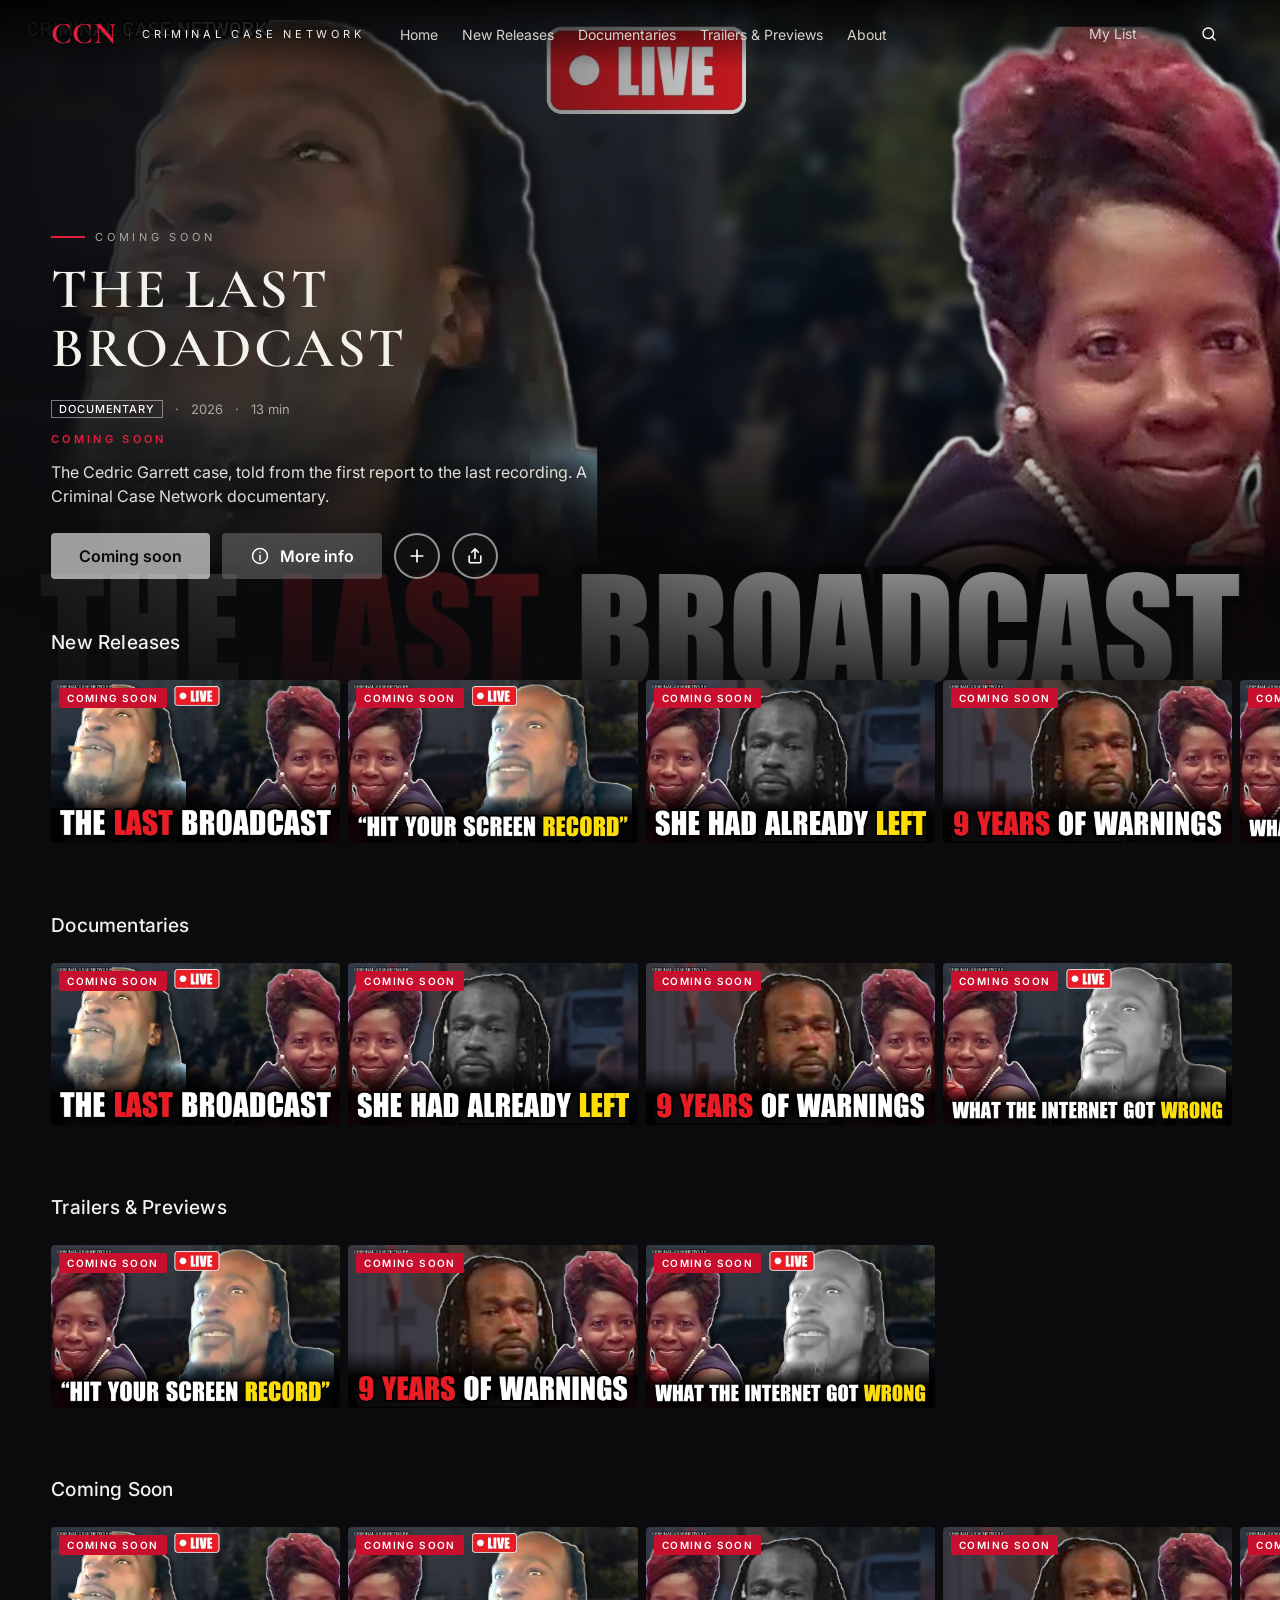
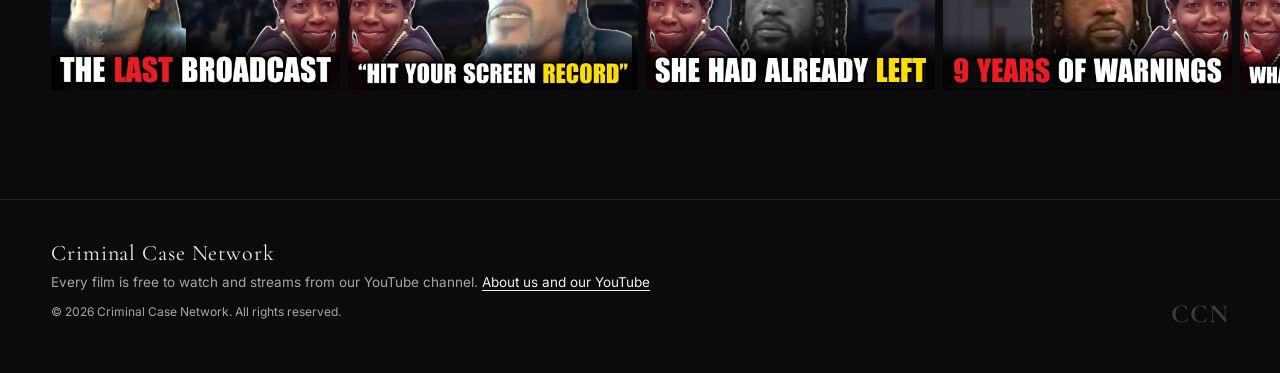
<file: index.html>
<!doctype html>
<html lang="en">
<head>
<meta charset="utf-8">
<meta name="viewport" content="width=device-width, initial-scale=1">
<title>Criminal Case Network | True Crime Documentaries and Real Criminal Cases</title>
<meta name="description" content="Watch free true crime documentaries from Criminal Case Network: real criminal cases, unsolved mysteries, cold cases and missing persons, told from confirmed facts.">
<link rel="canonical" href="https://ccntv.pages.dev/">
<meta property="og:site_name" content="Criminal Case Network">
<meta property="og:type" content="website">
<meta property="og:title" content="Criminal Case Network | True Crime Documentaries and Real Criminal Cases">
<meta property="og:description" content="Watch free true crime documentaries from Criminal Case Network: real criminal cases, unsolved mysteries, cold cases and missing persons, told from confirmed facts.">
<meta property="og:url" content="https://ccntv.pages.dev/">
<link rel="icon" href="favicon.ico" sizes="48x48">
<link rel="icon" href="favicon.svg" type="image/svg+xml">
<link rel="icon" href="favicon-96.png" type="image/png" sizes="96x96">
<link rel="icon" href="favicon-144.png" type="image/png" sizes="144x144">
<link rel="apple-touch-icon" href="apple-touch-icon.png">
<link rel="manifest" href="site.webmanifest">
<meta name="theme-color" content="#0b0b0d">
<meta property="og:image" content="https://ccntv.pages.dev/share.jpg">
<meta name="twitter:card" content="summary_large_image">
<link rel="alternate" type="application/atom+xml" title="Criminal Case Network films" href="feed.xml">
<link rel="preconnect" href="https://ccntv.pages.dev" crossorigin>
<link rel="preconnect" href="https://i.ytimg.com">
<link rel="dns-prefetch" href="https://www.youtube-nocookie.com">
<link rel="preconnect" href="https://fonts.googleapis.com">
<link rel="preconnect" href="https://fonts.gstatic.com" crossorigin>
<link href="https://fonts.googleapis.com/css2?family=Cormorant+Garamond:wght@600;700&family=Inter:wght@400;500;600&display=swap" rel="stylesheet">
<link rel="stylesheet" href="styles.css?v=31">
</head>
<body>

<header class="nav" id="nav">
  <a class="brand" href="./" aria-label="Criminal Case Network home">
    <span class="brand-mark">CCN</span>
    <span class="brand-name">Criminal Case Network</span>
  </a>
  <nav class="links" id="links" aria-label="Sections"></nav>
  <button class="mine-tab" id="mine-tab">My List</button>
  <div class="search" id="search">
    <button id="q-open" aria-label="Search"><svg viewBox="0 0 24 24" aria-hidden="true"><circle cx="11" cy="11" r="7"/><path d="m20 20-4-4"/></svg></button>
  </div>
</header>

<main>
  <section class="hero" id="hero" aria-label="Featured film"></section>
  <div class="rows" id="rows"></div>
  <p class="empty" id="empty" hidden>No films match that search.</p>
</main>

<footer class="foot">
  <div class="foot-brand">Criminal Case Network</div>
  <p>Every film is free to watch and streams from our YouTube channel. <a href="#more" id="foot-more">About us and our YouTube</a></p>
  <p class="small">&copy; <span id="yr"></span> Criminal Case Network. All rights reserved.</p>
  <a class="foot-mark" href="office.html" rel="nofollow" tabindex="-1" aria-hidden="true">CCN</a>
</footer>

<div class="modal" id="modal" hidden role="dialog" aria-modal="true" aria-labelledby="m-title">
  <div class="sheet">
    <button class="close" id="close" aria-label="Close">
      <svg viewBox="0 0 24 24" aria-hidden="true"><path d="M6 6l12 12M18 6 6 18"/></svg>
    </button>
    <div class="theater" id="theater">
      <div class="stage" id="stage"></div>
      <div class="ctrl" id="ctrl" hidden>
        <input class="seek" id="c-seek" type="range" min="0" max="1000" value="0" step="1" aria-label="Seek">
        <div class="ctrl-row">
          <button id="c-play" aria-label="Play or pause"></button>
          <button id="c-back" aria-label="Back 10 seconds"><svg viewBox="0 0 24 24"><path d="M11 5 6 9l5 4"/><path d="M6 9h7a6 6 0 1 1-6 6"/></svg><span>10</span></button>
          <button id="c-fwd" aria-label="Forward 10 seconds"><svg viewBox="0 0 24 24"><path d="m13 5 5 4-5 4"/><path d="M18 9h-7a6 6 0 1 0 6 6"/></svg><span>10</span></button>
          <button id="c-mute" aria-label="Mute"></button>
          <input class="vol" id="c-vol" type="range" min="0" max="100" value="100" aria-label="Volume">
          <span class="time" id="c-time">0:00 / 0:00</span>
          <span class="grow"></span>
          <select id="c-speed" aria-label="Playback speed"><option value="0.5">0.5x</option><option value="0.75">0.75x</option><option value="1" selected>1x</option><option value="1.25">1.25x</option><option value="1.5">1.5x</option><option value="2">2x</option></select>
          <button id="c-full" aria-label="Full screen"><svg viewBox="0 0 24 24"><path d="M4 9V4h5M20 9V4h-5M4 15v5h5M20 15v5h-5"/></svg></button>
        </div>
      </div>
    </div>
    <div class="info">
      <h2 id="m-title"></h2>
      <p class="meta" id="m-meta"></p>
      <div id="m-extra"></div>
      <p class="desc" id="m-desc"></p>
      <div id="m-more"></div>
    </div>
  </div>
</div>

<div class="spot" id="spot" hidden>
  <div class="spot-box" role="dialog" aria-label="Search films">
    <div class="spot-bar">
      <svg viewBox="0 0 24 24" aria-hidden="true"><circle cx="11" cy="11" r="7"/><path d="m20 20-4-4"/></svg>
      <input id="q" type="text" placeholder="Search films" aria-label="Search films" autocomplete="off" spellcheck="false">
      <kbd>esc</kbd>
    </div>
    <div class="spot-list" id="spot-list"></div>
  </div>
</div>

<script defer src="app.js?v=31"></script>
</body>
</html>
</file>
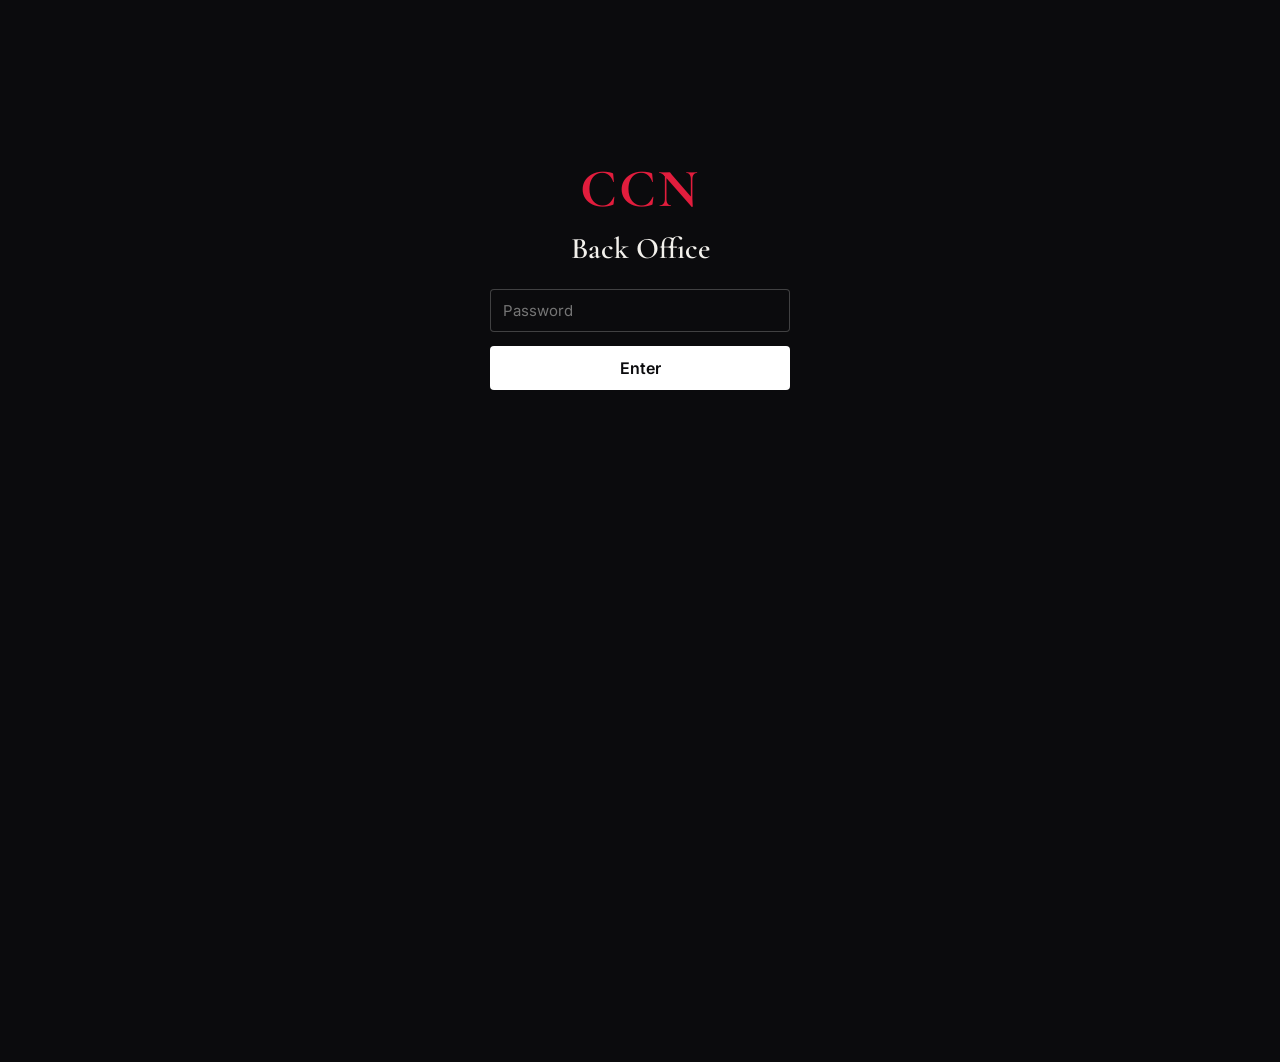
<file: office.html>
<!doctype html>
<html lang="en">
<head>
<meta charset="utf-8">
<meta name="viewport" content="width=device-width, initial-scale=1">
<meta name="robots" content="noindex, nofollow">
<title>Back Office — Criminal Case Network</title>
<link rel="icon" href="favicon.ico" sizes="48x48">
<link rel="icon" href="favicon.svg" type="image/svg+xml">
<link rel="icon" href="favicon-96.png" type="image/png" sizes="96x96">
<link rel="icon" href="favicon-144.png" type="image/png" sizes="144x144">
<link rel="apple-touch-icon" href="apple-touch-icon.png">
<link rel="manifest" href="site.webmanifest">
<meta name="theme-color" content="#0b0b0d">
<link href="https://fonts.googleapis.com/css2?family=Cormorant+Garamond:wght@500;600;700&family=Inter:wght@300;400;500;600&display=swap" rel="stylesheet">
<link rel="stylesheet" href="styles.css?v=9">
<link rel="stylesheet" href="office.css?v=2">
</head>
<body class="office">

<form class="gate" id="gate">
  <div class="brand-mark">CCN</div>
  <h1>Back Office</h1>
  <input id="pw" type="password" placeholder="Password" autocomplete="current-password" required>
  <button class="btn play" type="submit">Enter</button>
  <p class="msg" id="gate-msg"></p>
</form>

<div class="desk" id="desk" hidden>
  <header class="bar">
    <a class="brand" href="./"><span class="brand-mark">CCN</span><span class="brand-name">Back Office</span></a>
    <span class="grow"></span>
    <a class="btn more" href="./" target="_blank" rel="noopener">View site</a>
    <button class="btn more" id="out">Log out</button>
  </header>

  <section class="panel">
    <div class="panel-head"><h2>Films</h2><button class="btn play" id="add">+ Add a film</button></div>
    <label class="field">Rows on the home page, in order (separate with commas)
      <input id="rows" type="text" placeholder="New Releases, Documentaries, Trailers &amp; Previews">
    </label>
    <label class="field">Google Search Console code <small>In Search Console choose "URL prefix", enter https://ccntv.pages.dev, pick the "HTML tag" method, and paste the code or the whole tag here.</small>
      <input id="google" type="text" placeholder="paste the code from Google here" autocomplete="off" spellcheck="false">
    </label>
    <p class="msg" style="margin-bottom:14px">Top of the page: with nothing pinned it rotates on its own, quietly playing trailers and 30-second pieces of films. Tick "Include in the rotation" on the films you want there, or leave all unticked and it uses every film. Pin one film to keep it there.</p>
    <div class="list" id="list"></div>
    <p class="msg" id="msg"></p>
  </section>
</div>

<div class="modal" id="editor" hidden>
  <form class="sheet form" id="form">
    <button class="close" type="button" id="cancel" aria-label="Close"><svg viewBox="0 0 24 24"><path d="M6 6l12 12M18 6 6 18"/></svg></button>
    <h2 id="f-head">Add a film</h2>
    <div class="grid">
      <div class="col">
        <label class="field">Title<input id="f-title" required maxlength="120"></label>
        <label class="field">YouTube link to the film <small>Leave empty and the film shows as "Coming soon". Paste the link when it is out and it goes live.</small><input id="f-youtube" placeholder="https://www.youtube.com/watch?v=..."></label>
        <label class="field">YouTube link to the trailer <small>Optional. Plays as the preview, and can be watched while the film is coming soon.</small><input id="f-trailer" placeholder="https://www.youtube.com/watch?v=..."></label>
        <label class="field">Release date <small>Optional. Shows the date and a countdown to that day.</small><input id="f-release" type="date"></label>
        <label class="field">What the film is about<textarea id="f-desc" rows="4" maxlength="900"></textarea></label>
        <div class="three">
          <label class="field">Type<select id="f-kind"><option>Documentary</option><option>Trailer</option><option>Preview</option><option>Short</option><option>Series</option></select></label>
          <label class="field">Length<input id="f-length" placeholder="14 min" maxlength="20"></label>
          <label class="field">Year<input id="f-year" placeholder="2026" maxlength="4"></label>
        </div>
        <div class="field">Show in these rows<div class="checks" id="f-rows"></div></div>
        <label class="check"><input id="f-top" type="checkbox"> Include in the rotation at the top of the page</label>
        <label class="check" style="margin-top:10px"><input id="f-featured" type="checkbox"> Pin as the only big film at the top (stops the rotation)</label>
      </div>
      <div class="col">
        <div class="field">Cover
          <div class="drop" id="drop"><img id="f-prev" alt=""><span id="drop-text">Click or drop a picture here</span></div>
          <input id="f-file" type="file" accept="image/*" hidden>
          <small id="f-size">Any size works. It is made smaller automatically and stays sharp. With no cover, the YouTube thumbnail is used.</small>
        </div>
      </div>
    </div>
    <div class="actions"><button class="btn play" type="submit" id="save">Save</button><button class="btn more" type="button" id="cancel2">Cancel</button><span class="msg" id="f-msg"></span></div>
  </form>
</div>

<script src="office.js?v=9"></script>
</body>
</html>
</file>
<file: styles.css>
:root {
  --bg: #0b0b0d;
  --panel: #151518;
  --line: rgba(255, 255, 255, .1);
  --text: #f3f1ec;
  --dim: #a9a6a0;
  --red: #c8102e;
  --red-hi: #e21d3d;
  --pad: clamp(16px, 4vw, 60px);
  --serif: "Cormorant Garamond", Georgia, serif;
  --sans: Inter, "Segoe UI", system-ui, sans-serif;
}
* { box-sizing: border-box; }
[hidden] { display: none !important; }
html { scroll-behavior: smooth; }
body { margin: 0; background: var(--bg); color: var(--text); font-family: var(--sans); font-weight: 400; -webkit-font-smoothing: antialiased; overflow-x: hidden; }
a { color: inherit; text-decoration: none; }
button { font: inherit; color: inherit; cursor: pointer; border: 0; background: none; }
:focus-visible { outline: 2px solid #fff; outline-offset: 3px; }

/* ---------- top bar ---------- */
.nav { position: fixed; inset: 0 0 auto 0; z-index: 20; height: 68px; padding: 0 var(--pad); display: flex; align-items: center; gap: 36px;
  background: linear-gradient(rgba(0, 0, 0, .8), transparent); transition: background .35s; }
.nav.solid { background: rgba(11, 11, 13, .96); box-shadow: 0 1px 0 var(--line); }
.brand { display: flex; align-items: center; gap: 12px; flex: none; }
.brand-mark { font-family: var(--serif); font-weight: 700; font-size: 30px; letter-spacing: .04em; color: var(--red-hi); line-height: 1; }
.brand-name { font-size: 11px; letter-spacing: .34em; text-transform: uppercase; color: var(--text); padding-left: 12px; border-left: 1px solid var(--line); }
.links { display: flex; gap: 24px; flex: 1; min-width: 0; overflow: hidden; white-space: nowrap; }
.links a { font-size: 14px; color: #d6d3cd; transition: color .2s; }
.links a:hover { color: #fff; }
.search { display: flex; align-items: center; margin-left: auto; border: 1px solid transparent; transition: border-color .3s, background .3s; }
.search button { width: 38px; height: 36px; display: grid; place-items: center; flex: none; }
.search.open { border-color: rgba(255, 255, 255, .85); background: rgba(0, 0, 0, .8); }
.search input::-webkit-search-cancel-button { display: none; }
#q-clear { display: none; width: 32px; }
#q-clear svg { width: 15px; height: 15px; }
.search.open.has #q-clear { display: grid; }
.row.grid .track { flex-wrap: wrap; overflow: visible; gap: 28px 8px; }
.row.grid .arrow { display: none; }

/* ---------- search bar that pops up in the middle ---------- */
.spot { position: fixed; inset: 0; z-index: 60; background: rgba(0, 0, 0, .55); display: flex; justify-content: center; align-items: flex-start; padding: 18vh 16px 0; animation: fade .18s ease both; }
.spot-box { width: min(680px, 100%); background: rgba(32, 32, 36, .82); -webkit-backdrop-filter: blur(28px) saturate(1.5); backdrop-filter: blur(28px) saturate(1.5); border: 1px solid rgba(255, 255, 255, .16); border-radius: 16px; box-shadow: 0 30px 90px rgba(0, 0, 0, .7); overflow: hidden; animation: spot-in .22s cubic-bezier(.2, .8, .2, 1) both; }
.spot-bar { display: flex; align-items: center; gap: 14px; padding: 0 20px; height: 64px; }
.spot-bar svg { width: 24px; height: 24px; fill: none; stroke: #b9b6b0; stroke-width: 1.8; stroke-linecap: round; flex: none; }
.spot-bar input { flex: 1; min-width: 0; background: none; border: 0; outline: 0; color: #fff; font: inherit; font-size: 22px; font-weight: 400; }
.spot-bar input::placeholder { color: #8d8a85; }
.spot-bar kbd { font: inherit; font-size: 11px; color: #a9a6a0; border: 1px solid rgba(255, 255, 255, .22); border-radius: 5px; padding: 2px 7px; }
.spot-list { max-height: min(56vh, 520px); overflow-y: auto; }
.spot-list:not(:empty) { border-top: 1px solid rgba(255, 255, 255, .12); padding: 8px; }
.spot-item { display: flex; align-items: center; gap: 14px; width: 100%; padding: 8px; border-radius: 10px; text-align: left; }
.spot-item.on { background: rgba(255, 255, 255, .13); }
.spot-item img { width: 104px; aspect-ratio: 16 / 9; object-fit: cover; border-radius: 5px; background: #000; flex: none; }
.spot-item strong { display: block; font-weight: 500; font-size: 16px; }
.spot-item small { color: var(--dim); font-size: 12.5px; }
.spot-none { color: var(--dim); text-align: center; padding: 22px 0; margin: 0; }
@keyframes spot-in { from { opacity: 0; transform: translateY(-10px) scale(.97); } }
.search svg { width: 18px; height: 18px; fill: none; stroke: #fff; stroke-width: 1.8; stroke-linecap: round; flex: none; }
.search input { width: 0; padding: 0; opacity: 0; background: none; border: 0; outline: 0; color: #fff; font: inherit; font-size: 14px; transition: width .35s cubic-bezier(.2, .7, .2, 1), opacity .25s; }
.search.open input { width: min(240px, 44vw); opacity: 1; }
.search input::placeholder { color: #9b9892; }

/* ---------- featured film ---------- */
.hero { position: relative; height: min(88vh, 56.25vw); min-height: 460px; display: flex; align-items: flex-end; padding: 0 var(--pad) clamp(70px, 11vw, 150px); }
.hero-img { position: absolute; inset: 0; width: 100%; height: 100%; object-fit: cover; object-position: center 20%; }
.hero::before { content: ""; position: absolute; inset: 0; z-index: 1;
  background: linear-gradient(90deg, rgba(11, 11, 13, .92) 0%, rgba(11, 11, 13, .55) 38%, transparent 68%), linear-gradient(0deg, var(--bg) 0%, rgba(11, 11, 13, .35) 26%, transparent 52%); }
.hero-copy { position: relative; z-index: 2; max-width: 560px; animation: rise .9s ease both; }
.tagline { display: flex; align-items: center; gap: 10px; font-size: 11px; letter-spacing: .34em; text-transform: uppercase; color: var(--dim); margin: 0 0 14px; }
.tagline::before { content: ""; width: 34px; height: 2px; background: var(--red-hi); }
.hero h1 { font-family: var(--serif); font-weight: 600; font-size: clamp(40px, 6.4vw, 92px); line-height: .96; margin: 0 0 16px; letter-spacing: .005em; text-shadow: 0 2px 30px rgba(0, 0, 0, .6); }
.hero .meta { margin: 0 0 14px; }
.hero .desc { font-size: clamp(14px, 1.25vw, 18px); line-height: 1.55; color: #e2dfd9; margin: 0 0 26px; text-shadow: 0 1px 12px rgba(0, 0, 0, .7); }
.meta { font-size: 13px; color: var(--dim); display: flex; flex-wrap: wrap; gap: 6px 12px; align-items: center; }
.meta b { font-weight: 500; color: #fff; border: 1px solid rgba(255, 255, 255, .45); padding: 1px 7px; font-size: 11px; letter-spacing: .08em; text-transform: uppercase; }
.actions { display: flex; gap: 12px; flex-wrap: wrap; }
.btn { display: inline-flex; align-items: center; gap: 10px; padding: 12px 28px; font-size: 16px; font-weight: 600; border-radius: 4px; transition: background .2s, transform .2s; }
.btn svg { width: 20px; height: 20px; }
.btn.play { background: #fff; color: #0b0b0d; }
.btn.play:hover { background: #d9d6d0; }
.btn.more { background: rgba(120, 120, 124, .5); color: #fff; }
.btn.more:hover { background: rgba(120, 120, 124, .32); }
.btn:active { transform: scale(.97); }
.btn[disabled] { opacity: .6; cursor: default; }

/* ---------- rows ---------- */
.rows { position: relative; z-index: 3; margin-top: clamp(-90px, -7vw, -30px); padding-bottom: 40px; }
.row { margin-bottom: clamp(26px, 3.4vw, 46px); position: relative; scroll-margin-top: 90px; }
.row h2 { font-size: clamp(16px, 1.5vw, 21px); font-weight: 500; margin: 0 var(--pad) 12px; letter-spacing: .01em; }
.track { display: flex; gap: 8px; overflow-x: auto; padding: 14px var(--pad) 26px; scroll-snap-type: x proximity; scroll-padding: 0 var(--pad); scrollbar-width: none; }
.track::-webkit-scrollbar { display: none; }
.tile { position: relative; flex: none; width: clamp(180px, 22.6vw, 330px); aspect-ratio: 16 / 9; border-radius: 4px; overflow: hidden; background: var(--panel); scroll-snap-align: start;
  transition: transform .32s cubic-bezier(.2, .7, .2, 1), box-shadow .32s; padding: 0; text-align: left; }
.tile img { width: 100%; height: 100%; object-fit: cover; display: block; }
.tile .cap { position: absolute; inset: auto 0 0 0; padding: 34px 12px 10px; background: linear-gradient(transparent, rgba(0, 0, 0, .92)); opacity: 0; transform: translateY(6px); transition: opacity .28s, transform .28s; }
.tile .cap strong { display: block; font-weight: 500; font-size: 14px; white-space: nowrap; overflow: hidden; text-overflow: ellipsis; }
.tile .cap span { font-size: 11.5px; color: var(--dim); }
.tile:hover, .tile:focus-visible { transform: scale(1.09); z-index: 5; box-shadow: 0 14px 40px rgba(0, 0, 0, .8); }
.tile:hover .cap, .tile:focus-visible .cap { opacity: 1; transform: none; }
.arrow { position: absolute; top: 46px; bottom: 26px; width: var(--pad); min-width: 34px; z-index: 6; display: grid; place-items: center; background: rgba(11, 11, 13, .55); opacity: 0; transition: opacity .25s, background .25s; }
.arrow svg { width: 26px; height: 26px; fill: none; stroke: #fff; stroke-width: 2; stroke-linecap: round; stroke-linejoin: round; transition: transform .2s; }
.arrow.l { left: 0; } .arrow.r { right: 0; }
.row:hover .arrow:not([hidden]) { opacity: 1; }
.arrow:hover { background: rgba(11, 11, 13, .8); }
.arrow:hover svg { transform: scale(1.3); }
.empty { text-align: center; color: var(--dim); padding: 160px 20px 120px; }

/* ---------- coming soon ---------- */
.flag { position: absolute; top: 8px; left: 8px; background: var(--red); color: #fff; font-size: 10px; font-weight: 600; letter-spacing: .14em; text-transform: uppercase; padding: 4px 8px; border-radius: 2px; }
.soon { display: flex; flex-wrap: wrap; align-items: baseline; gap: 6px 14px; margin: 12px 0 14px; }
.soon-tag { font-size: 11px; letter-spacing: .3em; text-transform: uppercase; color: var(--red-hi); font-weight: 600; }
.count { font-family: var(--serif); font-size: clamp(26px, 3vw, 38px); font-weight: 600; letter-spacing: .03em; font-variant-numeric: tabular-nums; }
.soon-date { font-size: 13px; color: var(--dim); flex-basis: 100%; }

/* ---------- footer ---------- */
.foot { border-top: 1px solid var(--line); padding: 40px var(--pad) 50px; color: var(--dim); font-size: 13.5px; }
.foot-brand { font-family: var(--serif); font-size: 22px; color: var(--text); letter-spacing: .04em; margin-bottom: 8px; }
.foot p { margin: 4px 0; } .foot .small { font-size: 12px; margin-top: 14px; }

/* ---------- film window ---------- */
.modal { position: fixed; inset: 0; z-index: 50; background: rgba(0, 0, 0, .78); overflow-y: auto; padding: 62px 0 40px; animation: fade .25s ease both; }
.modal[hidden] { display: none; }
.sheet { position: relative; width: min(960px, 100%); margin: 0 auto; background: var(--panel); border-radius: 8px; overflow: hidden; box-shadow: 0 30px 90px rgba(0, 0, 0, .8); animation: pop .32s cubic-bezier(.2, .7, .2, 1) both; }
.close { position: fixed; top: 12px; right: 16px; z-index: 3; width: 38px; height: 38px; border-radius: 50%; background: rgba(11, 11, 13, .85); display: grid; place-items: center; }
.close svg { width: 18px; height: 18px; stroke: #fff; stroke-width: 2; stroke-linecap: round; }
.stage { position: relative; aspect-ratio: 16 / 9; background: #000; }
.stage img, .stage iframe { position: absolute; inset: 0; width: 100%; height: 100%; border: 0; object-fit: cover; }
.stage .shade { position: absolute; inset: 0; background: linear-gradient(0deg, var(--panel) 0%, transparent 45%); }
.info { padding: 18px clamp(18px, 4vw, 44px) 40px; }
.info .actions { margin: 16px 0 4px; }
.info h2 { font-family: var(--serif); font-weight: 600; font-size: clamp(28px, 4vw, 44px); margin: 0 0 10px; line-height: 1.05; }
.info .desc { color: #dcd9d3; line-height: 1.6; font-size: 15.5px; max-width: 640px; margin: 14px 0 0; }
body.locked { overflow: hidden; }

@keyframes rise { from { opacity: 0; transform: translateY(18px); } }
@keyframes fade { from { opacity: 0; } }
@keyframes pop { from { opacity: 0; transform: translateY(24px) scale(.97); } }

@media (max-width: 820px) {
  .links, .brand-name { display: none; }
  .nav { gap: 14px; justify-content: space-between; }
  .hero { height: 78vh; }
  .hero::before { background: linear-gradient(0deg, var(--bg) 4%, rgba(11, 11, 13, .6) 42%, rgba(11, 11, 13, .15) 75%); }
  .tile { width: 62vw; }
  .tile .cap { opacity: 1; transform: none; }
  .tile:hover { transform: none; }
  .arrow { display: none; }
  .btn { padding: 11px 22px; font-size: 15px; }
}
@media (prefers-reduced-motion: reduce) { * { animation: none !important; transition: none !important; } html { scroll-behavior: auto; } }

.foot { position: relative; }
.foot-mark { position: absolute; right: var(--pad); bottom: 44px; font-family: var(--serif); font-weight: 700; font-size: 26px; letter-spacing: .04em; color: #3a3a3f; cursor: default; }

/* ---------- player controls ---------- */
.theater { background: #000; }
.theater:fullscreen { display: flex; flex-direction: column; width: 100vw; height: 100vh; }
.theater:fullscreen .stage { flex: 1; aspect-ratio: auto; }
.ctrl { background: #0b0b0d; padding: 0 14px 8px; }
.ctrl-row { display: flex; align-items: center; gap: 4px; }
.ctrl button { width: 42px; height: 42px; display: grid; place-items: center; border-radius: 50%; position: relative; transition: background .2s, transform .15s; flex: none; color: #fff; }
.ctrl button:hover { background: rgba(255, 255, 255, .12); transform: scale(1.08); }
.ctrl svg { width: 24px; height: 24px; fill: none; stroke: #fff; stroke-width: 1.8; stroke-linecap: round; stroke-linejoin: round; }
.ctrl button span { position: absolute; font-size: 8px; font-weight: 600; top: 19px; }
.ctrl .time { font-size: 13px; color: #d6d3cd; font-variant-numeric: tabular-nums; margin-left: 8px; white-space: nowrap; }
.ctrl .grow { flex: 1; }
.ctrl select { background: none; border: 1px solid rgba(255, 255, 255, .3); color: #fff; font: inherit; font-size: 13px; padding: 5px 6px; border-radius: 4px; }
.ctrl select option { background: #151518; }
.ctrl input[type=range] { -webkit-appearance: none; appearance: none; background: none; cursor: pointer; margin: 0; }
.ctrl input[type=range]::-webkit-slider-runnable-track { height: 4px; border-radius: 2px; background: linear-gradient(90deg, var(--red-hi) var(--p, 0%), rgba(255, 255, 255, .28) var(--p, 0%)); }
.ctrl input[type=range]::-moz-range-track { height: 4px; border-radius: 2px; background: rgba(255, 255, 255, .28); }
.ctrl input[type=range]::-moz-range-progress { height: 4px; border-radius: 2px; background: var(--red-hi); }
.ctrl input[type=range]::-webkit-slider-thumb { -webkit-appearance: none; width: 14px; height: 14px; border-radius: 50%; background: var(--red-hi); margin-top: -5px; transition: transform .15s; }
.ctrl input[type=range]::-moz-range-thumb { width: 14px; height: 14px; border: 0; border-radius: 50%; background: var(--red-hi); }
.ctrl input[type=range]:hover::-webkit-slider-thumb { transform: scale(1.3); }
.seek { display: block; width: 100%; height: 18px; }
.vol { width: 84px; --p: 100%; }
.vol::-webkit-slider-runnable-track { background: rgba(255, 255, 255, .5) !important; }
.vol::-webkit-slider-thumb { background: #fff !important; }

/* ---------- my list and continue watching ---------- */
.btn.round { width: 46px; height: 46px; padding: 0; justify-content: center; border-radius: 50%; border: 2px solid rgba(255, 255, 255, .55); background: rgba(20, 20, 22, .6); color: #fff; }
.btn.round:hover { border-color: #fff; }
.btn.round.on { border-color: #fff; background: rgba(255, 255, 255, .16); }
.prog { position: absolute; left: 10px; right: 10px; bottom: 7px; height: 3px; background: rgba(255, 255, 255, .3); border-radius: 2px; overflow: hidden; }
.prog i { display: block; height: 100%; background: var(--red-hi); }
@media (max-width: 560px) { .vol, #c-speed { display: none; } .ctrl button { width: 38px; height: 38px; } }

/* ---------- rotating top ---------- */
.hero-video { position: absolute; z-index: 2; right: var(--pad); top: 50%; transform: translateY(-56%); width: min(860px, calc(100% - var(--pad) * 2 - 610px)); aspect-ratio: 16 / 9; border-radius: 8px; overflow: hidden; background: #000; box-shadow: 0 30px 80px rgba(0, 0, 0, .75); opacity: 0; transition: opacity .9s ease; }
.hero-video.on { opacity: 1; }
.hero-video iframe { width: 100%; height: 100%; border: 0; display: block; }
.dots { display: flex; gap: 7px; margin-top: 26px; }
.dots button { width: 26px; height: 3px; border-radius: 2px; background: rgba(255, 255, 255, .3); transition: background .25s, width .25s; }
.dots button.on { background: #fff; width: 44px; }
.dots button:hover { background: rgba(255, 255, 255, .7); }
.rank { position: absolute; left: 6px; bottom: -6px; font-family: var(--serif); font-weight: 700; font-size: clamp(56px, 6.4vw, 96px); line-height: 1; color: #fff; text-shadow: 0 2px 18px rgba(0, 0, 0, .95), 0 0 3px #000; pointer-events: none; }
@media (max-width: 1100px) {
  .hero { flex-direction: column; align-items: stretch; justify-content: flex-end; height: auto; min-height: 70vh; padding-top: 84px; }
  .hero-video { position: relative; right: auto; top: auto; transform: none; width: 100%; max-width: 760px; margin-bottom: 22px; order: -1; }
  .hero-video:not(.on) { height: 0; aspect-ratio: auto; margin: 0; }
}
.hero h1 { font-size: clamp(38px, 5.2vw, 76px); display: -webkit-box; -webkit-line-clamp: 2; -webkit-box-orient: vertical; overflow: hidden; padding-bottom: .08em; }
.hero .desc { display: -webkit-box; -webkit-line-clamp: 3; -webkit-box-orient: vertical; overflow: hidden; }

/* ---------- elegant frame around the top video (around it, never over the picture) ---------- */
.hero-video { aspect-ratio: auto; overflow: visible; border-radius: 2px; padding: 12px 12px 0; background: rgba(11, 11, 13, .5); -webkit-backdrop-filter: blur(14px); backdrop-filter: blur(14px); border: 1px solid rgba(243, 241, 236, .42); box-shadow: 0 0 0 5px rgba(11, 11, 13, .35), 0 0 0 6px rgba(243, 241, 236, .14), 0 34px 90px rgba(0, 0, 0, .8); }
.hv-screen { aspect-ratio: 16 / 9; background: #000; overflow: hidden; outline: 1px solid rgba(243, 241, 236, .18); }
.hv-screen iframe { width: 100%; height: 100%; border: 0; display: block; }
.hv-label { display: flex; align-items: center; gap: 12px; margin: 0; padding: 12px 2px 13px; font-size: 10.5px; letter-spacing: .34em; text-transform: uppercase; color: var(--dim); }
.hv-label i { width: 30px; height: 2px; background: var(--red-hi); flex: none; }
.hv-label b { font-family: var(--serif); font-weight: 600; font-size: 17px; letter-spacing: .06em; text-transform: none; color: var(--text); margin-left: auto; font-style: italic; }
@media (max-width: 1100px) { .hero-video:not(.on) { padding: 0; border: 0; overflow: hidden; box-shadow: none; } }

/* ---------- top video frame: black, clean, Netflix-like ---------- */
.hero-video { padding: 0; background: #000; border: 0; border-radius: 6px; overflow: hidden; -webkit-backdrop-filter: none; backdrop-filter: none; box-shadow: 0 24px 70px rgba(0, 0, 0, .85), 0 0 0 1px rgba(255, 255, 255, .06); }
.hv-screen { outline: 0; }
.hv-label { background: #000; padding: 13px 16px 14px; gap: 10px; font-size: 11px; font-weight: 600; letter-spacing: .18em; color: #fff; }
.hv-label i { width: 4px; height: 16px; border-radius: 1px; }
.hv-label b { font-family: var(--sans); font-style: normal; font-weight: 500; font-size: 12px; letter-spacing: .04em; color: #b3b3b3; }

/* ---------- My List tab in the top bar ---------- */
.mine-tab { margin-left: auto; flex: none; font-size: 14px; color: #d6d3cd; white-space: nowrap; padding: 6px 0; border-bottom: 2px solid transparent; transition: color .2s, border-color .2s; }
.mine-tab:hover { color: #fff; }
.mine-tab.on { color: #fff; font-weight: 500; border-color: var(--red-hi); }
.mine-tab + .search { margin-left: 16px; }
.rows .empty { padding: 120px 20px; max-width: 520px; margin: 0 auto; line-height: 1.6; }
@media (max-width: 820px) { .nav { justify-content: flex-start; } }

/* ---------- preview window you can use: click to watch, hover to hold, sound button ---------- */
.hero-video { cursor: pointer; transition: opacity .9s ease, transform .3s ease, box-shadow .3s ease; }
.hero-video:hover { box-shadow: 0 28px 80px rgba(0, 0, 0, .9), 0 0 0 2px rgba(255, 255, 255, .55); }
.hv-screen iframe { pointer-events: none; }
.hv-label b { margin-left: auto; }
.hv-sound { width: 30px; height: 30px; border-radius: 50%; border: 1px solid rgba(255, 255, 255, .45); display: grid; place-items: center; flex: none; margin: -6px 0 -6px 4px; transition: border-color .2s, background .2s; }
.hv-sound:hover, .hv-sound.on { border-color: #fff; background: rgba(255, 255, 255, .14); }
.hv-sound svg { width: 16px; height: 16px; fill: none; stroke: #fff; stroke-width: 1.8; stroke-linecap: round; stroke-linejoin: round; }

/* ---------- big title at the top: capitals, sized to fit, uncluttered ---------- */
.hero-copy { max-width: 540px; }
.hero h1 { text-transform: uppercase; font-weight: 600; letter-spacing: .045em; line-height: 1.04; font-size: clamp(34px, 4.4vw, 64px); -webkit-line-clamp: 3; text-wrap: balance; overflow-wrap: break-word; margin-bottom: 18px; }
.hero h1.mid { font-size: clamp(27px, 3.1vw, 46px); line-height: 1.08; }
.hero h1.long { font-size: clamp(21px, 2.2vw, 32px); line-height: 1.16; letter-spacing: .06em; }
.hero .tagline { margin-bottom: 16px; }
.hero .desc { -webkit-line-clamp: 2; margin-bottom: 24px; }
.hero .soon { margin: 4px 0 14px; }
.hero h1, .info h2 { font-variant-numeric: lining-nums; }

/* ---------- ranked row: big outlined numbers beside the covers ---------- */
.row.top .track { gap: 6px; padding-top: 18px; }
.top-item { display: flex; align-items: flex-end; flex: none; scroll-snap-align: start; }
.top-num { font-family: var(--sans); font-weight: 600; font-size: clamp(120px, 15vw, 230px); line-height: .74; letter-spacing: -.07em; color: #0b0b0d; -webkit-text-stroke: 3px #77777c; paint-order: stroke fill; margin-right: -.13em; padding-left: .04em; user-select: none; transition: -webkit-text-stroke-color .3s; font-variant-numeric: lining-nums; }
.top-item:hover .top-num { -webkit-text-stroke-color: #fff; }
.top-item .tile { position: relative; z-index: 1; width: clamp(170px, 19vw, 285px); scroll-snap-align: none; }
@media (max-width: 820px) { .top-item .tile { width: 48vw; } .top-num { font-size: 30vw; -webkit-text-stroke-width: 2px; } }
.top-num { -webkit-text-stroke: 4px #9c9ca2; margin-right: -.1em; }

.hv-screen img { width: 100%; height: 100%; object-fit: cover; display: block; }
.hv-screen { transition: opacity .7s ease; }
.hv-screen.out { opacity: 0; }

/* ---------- pulsing glow on the big picture at the top ---------- */
@keyframes glow {
  0%, 100% { box-shadow: 0 24px 70px rgba(0, 0, 0, .85), 0 0 0 1px rgba(226, 29, 61, .35), 0 0 16px 2px rgba(226, 29, 61, .22); }
  50% { box-shadow: 0 24px 70px rgba(0, 0, 0, .85), 0 0 0 1px rgba(226, 29, 61, .95), 0 0 46px 12px rgba(226, 29, 61, .62); }
}
.hero-video.on { animation: glow 2.6s ease-in-out infinite; }
.hero-video:hover { outline: 2px solid rgba(255, 255, 255, .75); }

/* ---------- ranked row: the number pops out to the side and glows on hover, staying behind the covers ---------- */
.row.top .track { gap: 32px; padding-top: 24px; }
.top-num { position: relative; z-index: 0; transform-origin: 100% 100%; transition: transform .35s cubic-bezier(.2, .7, .2, 1), -webkit-text-stroke-color .3s, filter .35s; }
.top-item:hover .top-num { transform: translateX(-18px) scale(1.07); -webkit-text-stroke-color: #fff; filter: drop-shadow(0 0 9px rgba(255, 255, 255, .5)) drop-shadow(0 0 24px rgba(226, 29, 61, .65)); }

/* ---------- More page ---------- */
.links a.on { color: #fff; font-weight: 500; }
#foot-more { color: var(--text); text-decoration: underline; text-underline-offset: 3px; }
.about { max-width: 860px; margin: 0 auto; padding: 20px var(--pad) 70px; animation: rise .6s ease both; }
.about-id { display: flex; align-items: center; gap: clamp(18px, 3vw, 34px); padding-bottom: 34px; border-bottom: 1px solid var(--line); }
.about-mark { font-family: var(--serif); font-weight: 700; font-size: clamp(84px, 13vw, 168px); line-height: .8; letter-spacing: .02em; color: var(--red-hi); text-shadow: 0 0 60px rgba(226, 29, 61, .35); }
.about h1 { font-family: var(--serif); font-weight: 600; font-size: clamp(26px, 3.6vw, 46px); line-height: 1.1; margin: 0 0 8px; display: flex; align-items: center; flex-wrap: wrap; gap: 12px; }
.about .check { width: clamp(26px, 3vw, 38px); height: clamp(26px, 3vw, 38px); flex: none; }
.about-tag { margin: 0; font-size: 11px; letter-spacing: .34em; text-transform: uppercase; color: var(--dim); }
.about-text { padding: 34px 0 10px; }
.about-text p { color: #d9d6d0; font-size: 16.5px; line-height: 1.75; margin: 0 0 18px; }
.about-text .lead { font-family: var(--serif); font-size: clamp(22px, 2.4vw, 29px); line-height: 1.4; color: var(--text); }
.yt-card { display: flex; align-items: center; gap: clamp(16px, 3vw, 30px); margin-top: 22px; padding: clamp(20px, 3vw, 32px); background: #151518; border: 1px solid var(--line); border-radius: 12px; transition: border-color .25s, transform .25s, box-shadow .25s; }
.yt-card:hover { border-color: rgba(255, 255, 255, .45); transform: translateY(-2px); box-shadow: 0 20px 50px rgba(0, 0, 0, .6); }
.yt-logo { width: clamp(84px, 12vw, 136px); flex: none; }
.yt-card span { flex: 1; min-width: 0; }
.yt-card strong { display: block; font-family: var(--serif); font-weight: 600; font-size: clamp(24px, 3vw, 36px); line-height: 1.15; }
.yt-card small { display: block; color: var(--dim); font-size: 14px; margin-top: 6px; overflow-wrap: anywhere; }
.yt-card .btn { flex: none; background: #f00; color: #fff; }
@media (max-width: 640px) { .yt-card { flex-wrap: wrap; } .yt-card .btn { width: 100%; justify-content: center; } }
.about-id > div { flex: 1; min-width: 0; }
.about h1 { font-size: clamp(24px, 3.1vw, 40px); }
@media (min-width: 700px) { .about h1 { flex-wrap: nowrap; white-space: nowrap; } }

.stage iframe.pre { visibility: hidden; }

/* ---------- new badge, share, more like this ---------- */
.flag.new { background: #fff; color: #0b0b0d; }
.toast { position: fixed; left: 50%; bottom: 34px; transform: translate(-50%, 20px); z-index: 80; background: #f3f1ec; color: #0b0b0d; font-size: 14px; font-weight: 500; padding: 11px 20px; border-radius: 6px; box-shadow: 0 12px 40px rgba(0, 0, 0, .6); opacity: 0; pointer-events: none; transition: opacity .25s, transform .25s; }
.toast.on { opacity: 1; transform: translate(-50%, 0); }
#m-more:not(:empty) { margin-top: 34px; padding-top: 26px; border-top: 1px solid var(--line); }
#m-more h3 { font-size: 19px; font-weight: 500; margin: 0 0 14px; }
.more-grid { display: grid; grid-template-columns: repeat(3, 1fr); gap: 10px; }
.more-grid .tile { width: auto; }
.more-grid .tile:hover, .more-grid .tile:focus-visible { transform: scale(1.04); }
.more-grid .tile .cap { opacity: 1; transform: none; }
@media (max-width: 640px) { .more-grid { grid-template-columns: repeat(2, 1fr); } }

/* ---------- plain page content that is there before the site's scripts run (search engines read this) ---------- */
a.tile { display: block; }
.ssr-list, .ssr-about { max-width: 900px; margin: 0 var(--pad) 28px; color: var(--dim); font-size: 14.5px; line-height: 1.65; }
.ssr-list { padding-left: 18px; } .ssr-list li { margin-bottom: 8px; }
.ssr-list a, .ssr-about a { color: var(--text); text-decoration: underline; text-underline-offset: 3px; }
.ssr-about { padding-top: 110px; } .row.ssr + .ssr-list + .ssr-about, .ssr-list + .ssr-about { padding-top: 0; }
.ssr-about h1 { font-family: var(--serif); font-size: clamp(28px, 4vw, 44px); color: var(--text); margin: 0 0 8px; }
.ssr-about h2 { font-size: 19px; font-weight: 500; color: var(--text); margin: 26px 0 10px; }

.row h1 { font-size: clamp(16px, 1.5vw, 21px); font-weight: 500; margin: 0 var(--pad) 12px; }

/* ---------- topics ---------- */
.topics { margin: 10px var(--pad) 46px; }
.topics h2 { font-size: clamp(16px, 1.5vw, 21px); font-weight: 500; margin: 0 0 14px; }
.chips { display: flex; flex-wrap: wrap; gap: 10px; }
.chip { display: inline-flex; align-items: center; gap: 10px; padding: 9px 16px; border: 1px solid rgba(255, 255, 255, .22); border-radius: 999px; font-size: 13.5px; color: #dedbd5; transition: border-color .2s, background .2s, color .2s; }
.chip:hover { border-color: #fff; color: #fff; background: rgba(255, 255, 255, .06); }
.chip.on { border-color: var(--red-hi); background: rgba(226, 29, 61, .16); color: #fff; }
.chip i { font-style: normal; font-size: 11px; color: var(--dim); }
.topic-head { margin: 0 var(--pad) 26px; max-width: 760px; }
.topic-head h1 { font-family: var(--serif); font-weight: 600; font-size: clamp(30px, 4.2vw, 54px); line-height: 1.08; margin: 0 0 12px; }
.topic-head p:last-child { color: #d9d6d0; font-size: 16px; line-height: 1.6; margin: 0; }
#m-more .topics { margin: 0 0 24px; }
</file>
<file: office.css>
.office { min-height: 100vh; }
.gate { max-width: 340px; margin: 18vh auto 0; padding: 0 20px; display: grid; gap: 14px; text-align: center; }
.gate .brand-mark { font-size: 54px; }
.gate h1 { font-family: var(--serif); font-weight: 600; font-size: 30px; margin: 0 0 8px; }
.gate .btn { justify-content: center; }
.office input, .office textarea, .office select { width: 100%; background: #0b0b0d; border: 1px solid rgba(255, 255, 255, .22); color: var(--text); font: inherit; font-size: 15px; padding: 11px 12px; border-radius: 4px; }
.office input:focus, .office textarea:focus, .office select:focus { outline: 0; border-color: #fff; }
.office textarea { resize: vertical; line-height: 1.5; }
.msg { color: var(--dim); font-size: 13.5px; min-height: 1.2em; margin: 0; }
.msg.bad { color: #ff7a8c; } .msg.good { color: #7fd69a; }

.bar { display: flex; align-items: center; gap: 12px; padding: 14px var(--pad); border-bottom: 1px solid var(--line); position: sticky; top: 0; background: rgba(11, 11, 13, .96); z-index: 10; }
.bar .grow { flex: 1; }
.bar .btn, .item .btn, .panel-head .btn { padding: 8px 16px; font-size: 14px; }
.bar .brand-name { display: inline; }
.panel { max-width: 1100px; margin: 0 auto; padding: 30px var(--pad) 80px; }
.panel-head { display: flex; justify-content: space-between; align-items: center; margin-bottom: 18px; }
.panel-head h2 { font-family: var(--serif); font-size: 34px; font-weight: 600; margin: 0; }
.field { display: block; font-size: 13px; color: #d6d3cd; margin-bottom: 16px; }
.field > input, .field > textarea, .field > select, .field > .checks, .field > .drop { margin-top: 7px; }
.field small { display: block; color: var(--dim); font-size: 12px; margin-top: 4px; line-height: 1.45; }

.list { display: grid; gap: 10px; margin-top: 8px; }
.item { display: flex; gap: 16px; align-items: center; background: var(--panel); border: 1px solid var(--line); border-radius: 6px; padding: 10px; }
.item img { width: 168px; aspect-ratio: 16 / 9; object-fit: cover; border-radius: 3px; background: #000; flex: none; }
.item .what { flex: 1; min-width: 0; }
.item .what strong { display: block; font-size: 16px; font-weight: 500; white-space: nowrap; overflow: hidden; text-overflow: ellipsis; }
.item .what span { font-size: 12.5px; color: var(--dim); }
.pill { display: inline-block; font-size: 10px; letter-spacing: .14em; text-transform: uppercase; font-weight: 600; padding: 3px 7px; border-radius: 2px; margin-right: 8px; background: #1f6b3a; color: #fff; }
.pill.soon { background: var(--red); } .pill.feat { background: #fff; color: #000; }
.item .tools { display: flex; gap: 6px; flex-wrap: wrap; justify-content: flex-end; }
.btn.icon { padding: 8px 11px; }
.btn.danger:hover { background: var(--red); }
.none { color: var(--dim); padding: 40px 0; text-align: center; border: 1px dashed var(--line); border-radius: 6px; }

.form { padding: 30px clamp(18px, 4vw, 40px) 32px; }
.form h2 { font-family: var(--serif); font-size: 32px; font-weight: 600; margin: 0 0 22px; }
.grid { display: grid; grid-template-columns: 1.25fr 1fr; gap: 30px; }
.three { display: grid; grid-template-columns: 1.4fr 1fr 1fr; gap: 10px; }
.checks { display: flex; flex-wrap: wrap; gap: 8px 16px; }
.check { display: flex; align-items: center; gap: 8px; font-size: 14px; color: var(--text); }
.check input { width: auto; accent-color: var(--red-hi); }
.drop { position: relative; aspect-ratio: 16 / 9; border: 1px dashed rgba(255, 255, 255, .35); border-radius: 6px; display: grid; place-items: center; cursor: pointer; overflow: hidden; background: #0b0b0d; color: var(--dim); font-size: 14px; }
.drop.over { border-color: #fff; color: #fff; }
.drop img { position: absolute; inset: 0; width: 100%; height: 100%; object-fit: cover; }
.drop img:not([src]), .drop img[src=""] { display: none; }
.form .actions { align-items: center; margin-top: 10px; }
@media (max-width: 760px) { .grid { grid-template-columns: 1fr; } .item { flex-wrap: wrap; } .item img { width: 120px; } .item .tools { width: 100%; justify-content: flex-start; } }
</file>
